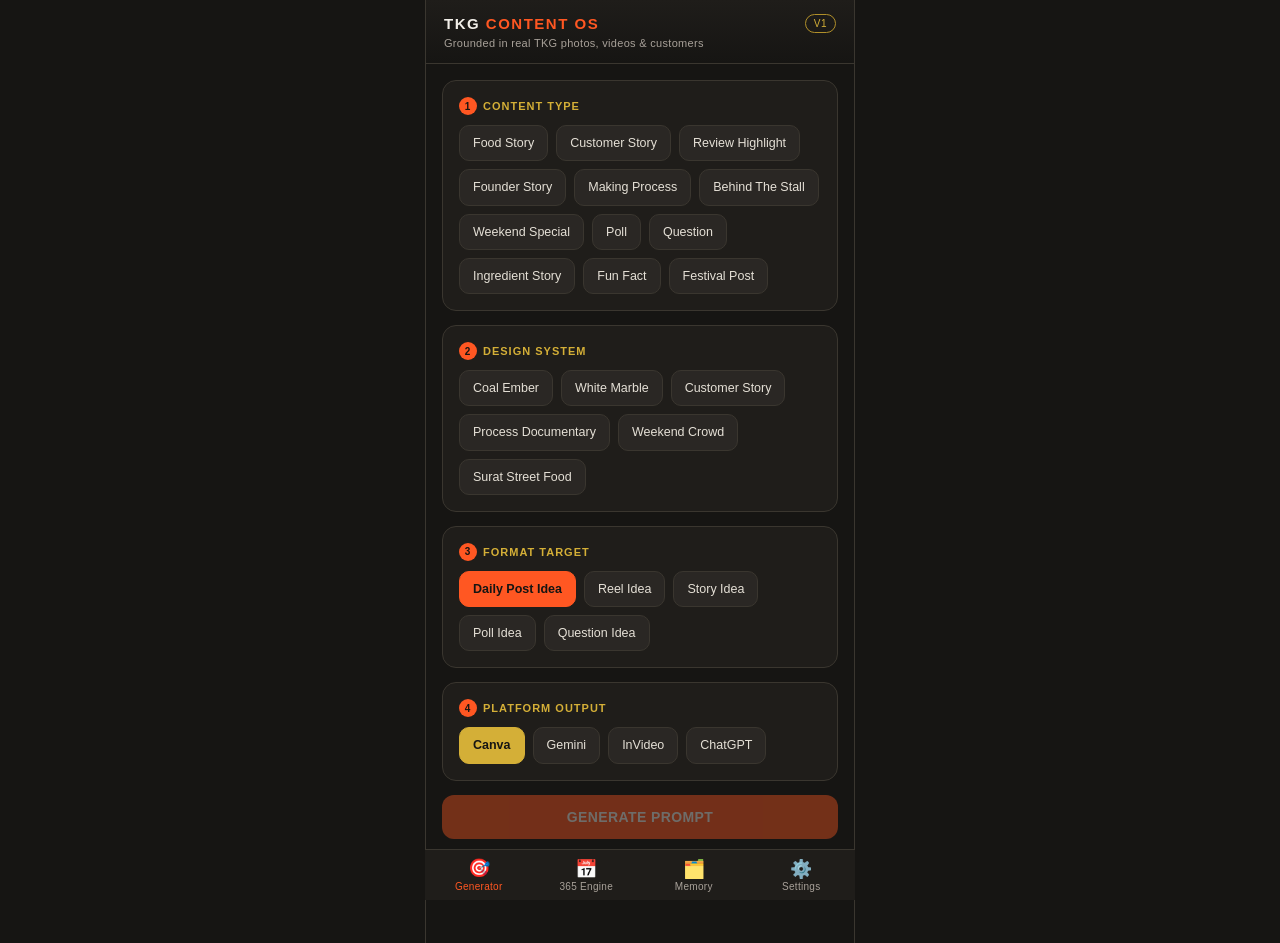
<file: index.html>
<!DOCTYPE html>
<html lang="en">
<head>
<meta charset="UTF-8">
<meta name="viewport" content="width=device-width, initial-scale=1.0, maximum-scale=1.0, viewport-fit=cover">
<title>TKG Content OS V1</title>
<meta name="theme-color" content="#161513">
<meta name="description" content="TKG Content OS — daily content prompt generator for Canva, Gemini, InVideo, ChatGPT">
<link rel="manifest" href="./manifest.json">
<link rel="apple-touch-icon" href="./icon-192.png">
<meta name="apple-mobile-web-app-capable" content="yes">
<meta name="apple-mobile-web-app-status-bar-style" content="black-translucent">
<style>
  :root{
    --marble:#F2EFE9;
    --marble-dim:#E5E0D6;
    --charcoal:#161513;
    --charcoal-2:#1F1D1A;
    --charcoal-3:#2A2724;
    --ember:#FF5722;
    --ember-dim:#C94A1F;
    --gold:#D4AF37;
    --gold-dim:#B08F2A;
    --line:#3A362F;
    --text-dim:#A8A199;
    --danger:#E0524A;
    --safe-top: env(safe-area-inset-top, 0px);
    --safe-bottom: env(safe-area-inset-bottom, 0px);
  }

  *{box-sizing:border-box; -webkit-tap-highlight-color:transparent;}
  html,body{margin:0; padding:0;}
  body{
    background:var(--charcoal);
    color:var(--marble);
    font-family:-apple-system,BlinkMacSystemFont,"Segoe UI",Roboto,Helvetica,Arial,sans-serif;
    display:flex;
    justify-content:center;
    min-height:100vh;
  }

  #app{
    width:100%;
    max-width:430px;
    min-height:100vh;
    background:var(--charcoal);
    display:flex;
    flex-direction:column;
    position:relative;
    border-left:1px solid var(--line);
    border-right:1px solid var(--line);
  }

  /* ===== HEADER ===== */
  header{
    padding:calc(14px + var(--safe-top)) 18px 14px;
    background:linear-gradient(180deg, var(--charcoal-2), var(--charcoal));
    border-bottom:1px solid var(--line);
    position:sticky;
    top:0;
    z-index:20;
  }
  header .brandrow{display:flex; align-items:center; justify-content:space-between;}
  header h1{
    font-size:15px;
    letter-spacing:1.5px;
    margin:0;
    color:var(--marble);
    font-weight:700;
    text-transform:uppercase;
  }
  header h1 span{color:var(--ember);}
  .badge{
    font-size:10px;
    color:var(--gold);
    border:1px solid var(--gold-dim);
    padding:3px 8px;
    border-radius:20px;
    letter-spacing:0.5px;
    white-space:nowrap;
  }
  header .sub{
    font-size:11px;
    color:var(--text-dim);
    margin-top:4px;
    letter-spacing:0.3px;
  }

  /* ===== MAIN SCROLL AREA ===== */
  main{
    flex:1;
    padding:16px 16px calc(90px + var(--safe-bottom));
    overflow-y:auto;
  }
  .screen{display:none;}
  .screen.active{display:block; animation:fadein .15s ease;}
  @keyframes fadein{from{opacity:0;} to{opacity:1;}}

  /* ===== CARD ===== */
  .card{
    background:var(--charcoal-2);
    border:1px solid var(--line);
    border-radius:14px;
    padding:16px;
    margin-bottom:14px;
  }
  .card-title{
    font-size:11px;
    text-transform:uppercase;
    letter-spacing:1px;
    color:var(--gold);
    margin:0 0 10px 0;
    font-weight:700;
    display:flex;
    align-items:center;
    gap:6px;
  }
  .card-title .n{
    background:var(--ember);
    color:var(--charcoal);
    width:18px; height:18px;
    border-radius:50%;
    display:inline-flex;
    align-items:center;
    justify-content:center;
    font-size:10px;
  }

  /* ===== CHIP SELECTOR GRID ===== */
  .chipgrid{
    display:flex;
    flex-wrap:wrap;
    gap:8px;
  }
  .chip{
    background:var(--charcoal-3);
    border:1px solid var(--line);
    color:var(--marble-dim);
    font-size:12.5px;
    padding:9px 13px;
    border-radius:10px;
    cursor:pointer;
    user-select:none;
    transition:all .12s ease;
    line-height:1.3;
  }
  .chip:active{transform:scale(0.96);}
  .chip.selected{
    background:var(--ember);
    border-color:var(--ember);
    color:var(--charcoal);
    font-weight:700;
  }
  .chip.selected.gold{
    background:var(--gold);
    border-color:var(--gold);
    color:var(--charcoal);
  }

  /* ===== BUTTONS ===== */
  .btn{
    width:100%;
    padding:14px;
    border-radius:12px;
    border:none;
    font-size:14px;
    font-weight:700;
    letter-spacing:0.4px;
    cursor:pointer;
    text-align:center;
    transition:transform .1s ease, opacity .1s ease;
  }
  .btn:active{transform:scale(0.98);}
  .btn-primary{background:var(--ember); color:var(--marble);}
  .btn-gold{background:var(--gold); color:var(--charcoal);}
  .btn-outline{
    background:transparent;
    border:1px solid var(--line);
    color:var(--marble-dim);
  }
  .btn-danger{background:transparent; border:1px solid var(--danger); color:var(--danger);}
  .btn-sm{padding:9px 14px; font-size:12px; width:auto; border-radius:9px;}
  .btn-row{display:flex; gap:8px;}
  .btn-row .btn{flex:1;}
  .btn:disabled{opacity:0.4;}

  /* ===== OUTPUT BLOCK ===== */
  .output-box{
    background:var(--charcoal);
    border:1px solid var(--gold-dim);
    border-radius:12px;
    padding:14px;
    font-size:12.5px;
    line-height:1.6;
    color:var(--marble-dim);
    white-space:pre-wrap;
    max-height:340px;
    overflow-y:auto;
    margin-bottom:10px;
  }
  .output-box .locktext{
    color:var(--ember);
    font-weight:600;
    display:block;
    margin-bottom:10px;
    border-bottom:1px dashed var(--line);
    padding-bottom:10px;
  }
  .meta-row{
    display:flex;
    flex-wrap:wrap;
    gap:6px;
    margin-bottom:10px;
  }
  .tag{
    font-size:10px;
    background:var(--charcoal-3);
    color:var(--text-dim);
    padding:4px 9px;
    border-radius:6px;
    border:1px solid var(--line);
  }
  .tag.ember{color:var(--ember); border-color:var(--ember-dim);}
  .tag.gold{color:var(--gold); border-color:var(--gold-dim);}

  .hashtag-row{
    display:flex;
    flex-wrap:wrap;
    gap:6px;
    margin-bottom:12px;
  }
  .hashtag{
    font-size:11px;
    background:rgba(212,175,55,0.1);
    color:var(--gold);
    padding:5px 10px;
    border-radius:14px;
    border:1px solid var(--gold-dim);
  }

  .empty-state{
    text-align:center;
    color:var(--text-dim);
    font-size:12.5px;
    padding:30px 10px;
  }

  /* ===== TOAST ===== */
  #toast{
    position:fixed;
    bottom:calc(86px + var(--safe-bottom));
    left:50%;
    transform:translateX(-50%) translateY(20px);
    background:var(--gold);
    color:var(--charcoal);
    font-size:12.5px;
    font-weight:700;
    padding:10px 18px;
    border-radius:30px;
    opacity:0;
    transition:all .25s ease;
    z-index:100;
    pointer-events:none;
    white-space:nowrap;
    max-width:90%;
  }
  #toast.show{opacity:1; transform:translateX(-50%) translateY(0);}

  /* ===== BOTTOM NAV ===== */
  nav.tabbar{
    position:fixed;
    bottom:0;
    left:50%;
    transform:translateX(-50%);
    width:100%;
    max-width:430px;
    background:var(--charcoal-2);
    border-top:1px solid var(--line);
    display:flex;
    padding-bottom:var(--safe-bottom);
    z-index:30;
  }
  .tab-btn{
    flex:1;
    background:none;
    border:none;
    color:var(--text-dim);
    display:flex;
    flex-direction:column;
    align-items:center;
    gap:3px;
    padding:10px 0 8px;
    cursor:pointer;
    font-size:10px;
    letter-spacing:0.3px;
  }
  .tab-btn .ic{font-size:18px; line-height:1;}
  .tab-btn.active{color:var(--ember);}
  .tab-btn.active .ic{transform:translateY(-1px);}

  /* ===== DAY ENGINE ===== */
  .day-hero{
    text-align:center;
    padding:18px 10px;
  }
  .day-hero .num{
    font-size:42px;
    font-weight:800;
    color:var(--gold);
    line-height:1;
  }
  .day-hero .of{font-size:12px; color:var(--text-dim); margin-top:4px;}
  .day-progress{
    height:6px;
    background:var(--charcoal-3);
    border-radius:4px;
    overflow:hidden;
    margin-top:14px;
  }
  .day-progress-fill{
    height:100%;
    background:linear-gradient(90deg, var(--ember), var(--gold));
    transition:width .3s ease;
  }
  .day-assign{
    display:flex;
    justify-content:space-between;
    padding:10px 0;
    border-bottom:1px solid var(--line);
    font-size:12.5px;
  }
  .day-assign:last-child{border-bottom:none;}
  .day-assign .lbl{color:var(--text-dim);}
  .day-assign .val{color:var(--marble); font-weight:600;}

  .set-output{
    border-bottom:1px solid var(--line);
    padding:12px 0;
  }
  .set-output:last-child{border-bottom:none;}
  .set-output .fmt-label{
    font-size:10px;
    text-transform:uppercase;
    letter-spacing:0.6px;
    color:var(--ember);
    font-weight:700;
    margin-bottom:6px;
  }
  .set-output .txt{
    font-size:12px;
    color:var(--marble-dim);
    line-height:1.5;
    white-space:pre-wrap;
  }
  .copy-mini{
    float:right;
    background:var(--charcoal-3);
    border:1px solid var(--line);
    color:var(--gold);
    font-size:10px;
    padding:3px 9px;
    border-radius:6px;
    cursor:pointer;
  }

  /* ===== HISTORY LIST ===== */
  .history-item{
    background:var(--charcoal-2);
    border:1px solid var(--line);
    border-radius:12px;
    padding:13px;
    margin-bottom:10px;
  }
  .history-item .hi-top{
    display:flex;
    justify-content:space-between;
    align-items:flex-start;
    margin-bottom:6px;
  }
  .history-item .hi-type{
    font-size:12.5px;
    font-weight:700;
    color:var(--marble);
  }
  .history-item .hi-date{
    font-size:10px;
    color:var(--text-dim);
    white-space:nowrap;
  }
  .history-item .hi-preview{
    font-size:11.5px;
    color:var(--text-dim);
    line-height:1.45;
    max-height:0;
    overflow:hidden;
    transition:max-height .2s ease;
  }
  .history-item.expanded .hi-preview{max-height:400px; margin-top:8px;}
  .history-item .hi-actions{
    display:flex;
    gap:8px;
    margin-top:10px;
  }

  .stat-grid{
    display:grid;
    grid-template-columns:1fr 1fr;
    gap:8px;
  }
  .stat-box{
    background:var(--charcoal-3);
    border:1px solid var(--line);
    border-radius:10px;
    padding:10px 12px;
  }
  .stat-box .stat-label{font-size:10.5px; color:var(--text-dim);}
  .stat-box .stat-num{font-size:16px; font-weight:800; color:var(--gold); margin-top:2px;}

  textarea.import-area{
    width:100%;
    background:var(--charcoal-3);
    border:1px solid var(--line);
    border-radius:10px;
    color:var(--marble-dim);
    font-size:11px;
    padding:10px;
    min-height:90px;
    resize:vertical;
    font-family:monospace;
    margin-bottom:10px;
  }

  .info-line{
    font-size:11.5px;
    color:var(--text-dim);
    line-height:1.6;
    margin:0 0 10px 0;
  }
  .info-line b{color:var(--marble-dim);}

  .section-label{
    font-size:10px;
    text-transform:uppercase;
    letter-spacing:0.8px;
    color:var(--text-dim);
    margin:0 0 8px 2px;
  }

  hr.divider{
    border:none;
    border-top:1px solid var(--line);
    margin:14px 0;
  }

  ::-webkit-scrollbar{width:0; height:0;}
</style>
</head>
<body>

<div id="app">

  <header>
    <div class="brandrow">
      <h1>TKG <span>CONTENT OS</span></h1>
      <span class="badge">V1</span>
    </div>
    <div class="sub" id="headerSub">Grounded in real TKG photos, videos &amp; customers</div>
  </header>

  <main id="mainScroll">

    <!-- ===================== SCREEN 1: GENERATOR ===================== -->
    <section class="screen active" id="screen-generator">

      <div class="card">
        <p class="card-title"><span class="n">1</span> CONTENT TYPE</p>
        <div class="chipgrid" id="contentTypeGrid"></div>
      </div>

      <div class="card">
        <p class="card-title"><span class="n">2</span> DESIGN SYSTEM</p>
        <div class="chipgrid" id="designSystemGrid"></div>
      </div>

      <div class="card">
        <p class="card-title"><span class="n">3</span> FORMAT TARGET</p>
        <div class="chipgrid" id="formatGrid"></div>
      </div>

      <div class="card">
        <p class="card-title"><span class="n">4</span> PLATFORM OUTPUT</p>
        <div class="chipgrid" id="platformGrid"></div>
      </div>

      <button class="btn btn-primary" id="generateBtn" style="margin-bottom:14px;">GENERATE PROMPT</button>

      <div class="card" id="outputCard" style="display:none;">
        <p class="card-title">✦ GENERATED PROMPT</p>
        <div class="meta-row" id="outputMeta"></div>
        <div class="output-box" id="outputBox"></div>
        <div class="hashtag-row" id="outputHashtags"></div>
        <div class="btn-row">
          <button class="btn btn-gold btn-sm" id="copyBtn" style="flex:1;">COPY PROMPT</button>
          <button class="btn btn-outline btn-sm" id="regenBtn" style="flex:1;">REGENERATE</button>
        </div>
      </div>

    </section>

    <!-- ===================== SCREEN 2: 365 ENGINE ===================== -->
    <section class="screen" id="screen-engine">

      <div class="card">
        <div class="day-hero">
          <div class="num" id="dayNum">1</div>
          <div class="of">OF 365 — TKG CONTENT CYCLE</div>
          <div class="day-progress"><div class="day-progress-fill" id="dayProgressFill"></div></div>
        </div>
      </div>

      <div class="card">
        <p class="card-title">✦ TODAY'S ASSIGNMENT</p>
        <div class="day-assign"><span class="lbl">Content Type</span><span class="val" id="todayContentType">—</span></div>
        <div class="day-assign"><span class="lbl">Design System</span><span class="val" id="todayDesignSystem">—</span></div>
        <div class="day-assign"><span class="lbl">Platform Rotation</span><span class="val" id="todayPlatform">—</span></div>
      </div>

      <button class="btn btn-primary" id="generateTodaySetBtn" style="margin-bottom:10px;">GENERATE TODAY'S FULL SET</button>
      <button class="btn btn-outline" id="advanceDayBtn" style="margin-bottom:14px;">ADVANCE TO NEXT DAY →</button>

      <div class="card" id="todaySetCard" style="display:none;">
        <p class="card-title">✦ TODAY'S CONTENT SET</p>
        <div id="todaySetOutput"></div>
      </div>

    </section>

    <!-- ===================== SCREEN 3: MEMORY / HISTORY ===================== -->
    <section class="screen" id="screen-history">

      <div class="card">
        <p class="card-title">✦ ROTATION BALANCE</p>
        <div class="stat-grid" id="statGrid"></div>
      </div>

      <p class="section-label" id="historyCountLabel">SAVED PROMPTS</p>
      <div id="historyList"></div>

    </section>

    <!-- ===================== SCREEN 4: SETTINGS / DATA ===================== -->
    <section class="screen" id="screen-settings">

      <div class="card">
        <p class="card-title">✦ MANDATORY REFERENCE RULE</p>
        <p class="info-line">This text is force-injected into <b>every single generated prompt</b>, on every platform, with no exceptions and no toggle to disable it:</p>
        <div class="output-box" style="margin-bottom:0; max-height:160px;" id="lockRuleDisplay"></div>
      </div>

      <div class="card">
        <p class="card-title">✦ EXPORT DATA</p>
        <p class="info-line">Exports all saved prompts, history memory, and day counter as a single JSON file.</p>
        <button class="btn btn-gold" id="exportBtn">EXPORT JSON</button>
      </div>

      <div class="card">
        <p class="card-title">✦ IMPORT DATA</p>
        <p class="info-line">Paste previously exported JSON below to restore it. This will merge with current data.</p>
        <textarea class="import-area" id="importArea" placeholder="Paste exported JSON here..."></textarea>
        <button class="btn btn-outline" id="importBtn">IMPORT JSON</button>
      </div>

      <div class="card">
        <p class="card-title">✦ DAY COUNTER</p>
        <p class="info-line">Current day: <b id="settingsDayNum">1</b> / 365</p>
        <button class="btn btn-outline" id="resetDayBtn">RESET DAY COUNTER TO 1</button>
      </div>

      <div class="card">
        <p class="card-title">✦ DANGER ZONE</p>
        <p class="info-line">Permanently deletes all prompts, history, and settings stored in this browser. Cannot be undone.</p>
        <button class="btn btn-danger" id="clearAllBtn">CLEAR ALL DATA</button>
      </div>

      <div class="card" style="background:transparent; border:none; text-align:center;">
        <p class="info-line" style="margin:0;">TKG Content OS V1 — standalone system<br>Not connected to Customer OS or any other system.</p>
      </div>

    </section>

  </main>

  <div id="toast"></div>

  <nav class="tabbar">
    <button class="tab-btn active" data-screen="generator"><span class="ic">🎯</span>Generator</button>
    <button class="tab-btn" data-screen="engine"><span class="ic">📅</span>365 Engine</button>
    <button class="tab-btn" data-screen="history"><span class="ic">🗂️</span>Memory</button>
    <button class="tab-btn" data-screen="settings"><span class="ic">⚙️</span>Settings</button>
  </nav>

</div>

<script>
(function(){
  "use strict";

  /* =========================================================
     TKG CONTENT OS V1 — STANDALONE SYSTEM
     Not connected to Customer OS or any other system.
     No backend. No database. localStorage only.
     No AI-generated randomness — content is assembled from
     fixed, real-world-grounded categories only.
  ========================================================= */

  // ---------- NAMESPACED STORAGE KEYS ----------
  const KEYS = {
    PROMPTS:   "tkg_os_v1_prompts",
    HISTORY:   "tkg_os_v1_history",
    SETTINGS:  "tkg_os_v1_settings",
    DAY:       "tkg_os_v1_daycounter"
  };

  // ---------- MANDATORY REFERENCE RULE (immutable, always prepended) ----------
  const MANDATORY_RULE =
"Use uploaded TKG reference images and videos as the primary visual source.\n" +
"Do not invent food appearance, stall design, packaging, logo, colours, location, uniforms, customers or branding.\n" +
"Match the real TKG identity.";

  // ---------- FIXED REGISTRIES (no randomness in content meaning, only selection order) ----------

  const CONTENT_TYPES = [
    {
      key:"Food Story",
      desc:"A short narrative built around one real TKG dish — its taste, texture, and the moment it's served.",
      hashtags:["#TKGFoodStory","#SuratStreetFood","#RealFood"],
      brief:"Center the story on one specific real dish from uploaded TKG photos/videos. Show it being plated, served, or eaten. Use real textures and real steam/heat/colour exactly as captured on camera — nothing invented."
    },
    {
      key:"Customer Story",
      desc:"A real customer's reaction, quote, or visit moment.",
      hashtags:["#RealCustomers","#TKGStories","#CustomerLove"],
      brief:"Use a real customer interaction from uploaded footage or a real review. Show their genuine reaction (laughing, ordering, eating, talking). No invented customers or invented dialogue beyond what was actually said or written in a real review."
    },
    {
      key:"Review Highlight",
      desc:"Spotlight an authentic written or verbal review of TKG.",
      hashtags:["#TKGReviews","#RealFeedback","#SuratEats"],
      brief:"Pull from an actual existing TKG review (text or video). Present the real quote/rating as the centerpiece. Do not fabricate review content — only real, already-collected reviews."
    },
    {
      key:"Founder Story",
      desc:"A personal narrative beat from the TKG founder's journey.",
      hashtags:["#FounderStory","#TKGJourney","#BehindTheBrand"],
      brief:"Use real footage/photos of the actual founder. Tell one real, specific moment from the TKG journey — not a generic motivational story, but something rooted in TKG's real history."
    },
    {
      key:"Making Process",
      desc:"Step-by-step real preparation of a TKG item.",
      hashtags:["#MakingProcess","#TKGKitchen","#FreshlyMade"],
      brief:"Sequence real preparation footage step by step (chopping, mixing, grilling, plating) exactly as captured. Order the real footage clips chronologically — do not invent steps not present in the source material."
    },
    {
      key:"Behind The Stall",
      desc:"A glimpse into daily stall operations and team.",
      hashtags:["#BehindTheStall","#TKGTeam","#StallLife"],
      brief:"Use real footage of the actual stall, real staff, real setup/closing routines. Show authentic day-to-day operations — no staged or invented stall design."
    },
    {
      key:"Weekend Special",
      desc:"Highlight the real weekend rush/crowd/special item.",
      hashtags:["#WeekendSpecial","#TKGWeekend","#CrowdFavourite"],
      brief:"Use real weekend footage — actual crowd size, actual queue, actual weekend-only item if one exists. Reflect real weekend energy, not a generic 'busy stall' stock feel."
    },
    {
      key:"Poll",
      desc:"A two-option real-choice poll about TKG items/experience.",
      hashtags:["#TKGPoll","#YouDecide","#SuratFoodie"],
      brief:"Frame a simple two-option poll using two real TKG menu items or two real serving styles shown in uploaded media. Both options must be real, existing TKG offerings."
    },
    {
      key:"Question",
      desc:"An open engagement question rooted in real TKG context.",
      hashtags:["#TKGQuestion","#TellUs","#SuratStreetFood"],
      brief:"Ask one open question tied to a real TKG visual (e.g. a real dish shown on screen). The question should invite real customer memories/preferences, not abstract trivia."
    },
    {
      key:"Ingredient Story",
      desc:"Spotlight one real ingredient TKG actually uses.",
      hashtags:["#IngredientStory","#RealIngredients","#TKGKitchen"],
      brief:"Feature one real ingredient as shown in uploaded raw-ingredient footage/photos. Describe its real role in the real TKG recipe — no invented sourcing stories or invented ingredient origins."
    },
    {
      key:"Fun Fact",
      desc:"A true, small fact about TKG or the dish, paired with real visuals.",
      hashtags:["#FunFact","#TKGTrivia","#DidYouKnow"],
      brief:"State one true, verifiable fact about TKG, the dish, or Surat street food culture, paired with real existing footage. The fact must be true and TKG-confirmed — never invented trivia."
    },
    {
      key:"Festival Post",
      desc:"A festival-themed post using real TKG decor/specials if they exist.",
      hashtags:["#FestivalSpecial","#TKGFestive","#SuratFestival"],
      brief:"If TKG has real festival decor, festival-special items, or festival footage, use it. Tie the real festive context (the actual festival being marked) to real TKG visuals only — do not invent decorations or festive items that don't exist at the stall."
    }
  ];

  const DESIGN_SYSTEMS = [
    { key:"Coal Ember", desc:"Dark charcoal background, ember-orange highlight accents, high contrast on food shots." },
    { key:"White Marble", desc:"Clean bright marble-white background, minimal text, premium product-shot feel." },
    { key:"Customer Story", desc:"Warm, candid, documentary framing centered on real people's faces and reactions." },
    { key:"Process Documentary", desc:"Sequential step shots, raw kitchen tones, handheld documentary pacing." },
    { key:"Weekend Crowd", desc:"Wide shots, motion blur of real crowd, energetic colour grade matching actual footage." },
    { key:"Surat Street Food", desc:"Street-level framing, golden hour tones, authentic local-market atmosphere." }
  ];

  const FORMAT_TARGETS = ["Daily Post Idea","Reel Idea","Story Idea","Poll Idea","Question Idea"];

  const PLATFORMS = ["Canva","Gemini","InVideo","ChatGPT"];

  // ---------- STATE ----------
  let state = {
    contentType: null,
    designSystem: null,
    formatTarget: FORMAT_TARGETS[0],
    platform: PLATFORMS[0],
    lastOutput: null
  };

  // ---------- STORAGE HELPERS ----------
  function loadJSON(key, fallback){
    try{
      const raw = localStorage.getItem(key);
      if(!raw) return fallback;
      const parsed = JSON.parse(raw);
      return parsed === null || parsed === undefined ? fallback : parsed;
    }catch(e){
      console.error("TKG OS storage read error for", key, e);
      return fallback;
    }
  }
  function saveJSON(key, val){
    try{
      localStorage.setItem(key, JSON.stringify(val));
      return true;
    }catch(e){
      console.error("TKG OS storage write error for", key, e);
      toast("Storage error — data may not be saved");
      return false;
    }
  }

  function getPrompts(){ return loadJSON(KEYS.PROMPTS, []); }
  function setPrompts(arr){ saveJSON(KEYS.PROMPTS, arr); }

  function getHistory(){
    return loadJSON(KEYS.HISTORY, {
      lastContentTypes: [],
      lastDesignSystems: [],
      lastHashtagSets: [],
      contentTypeCounts: {},
      designSystemCounts: {}
    });
  }
  function setHistory(h){ saveJSON(KEYS.HISTORY, h); }

  function getSettings(){
    return loadJSON(KEYS.SETTINGS, { lastPlatform:"Canva", lastFormatTarget:"Daily Post Idea", theme:"dark" });
  }
  function setSettings(s){ saveJSON(KEYS.SETTINGS, s); }

  function getDayCounter(){
    return loadJSON(KEYS.DAY, { currentDay: 1, startDate: new Date().toISOString().slice(0,10) });
  }
  function setDayCounter(d){ saveJSON(KEYS.DAY, d); }

  // ---------- ANTI-REPETITION ENGINE ----------
  // Picks the LEAST recently used + least frequently used item from a fixed list.
  function pickLeastUsed(list, recentArr, countMap, keyFn){
    keyFn = keyFn || (x => x.key || x);
    // Score: items not in recentArr score better; among those, lowest count wins.
    let best = null, bestScore = Infinity;
    list.forEach(item=>{
      const k = keyFn(item);
      const recentIndex = recentArr.indexOf(k); // -1 if not recent
      const recencyPenalty = recentIndex === -1 ? 0 : (recentArr.length - recentIndex) * 10;
      const freqPenalty = countMap[k] || 0;
      const score = recencyPenalty + freqPenalty;
      if(score < bestScore){
        bestScore = score;
        best = item;
      }
    });
    return best;
  }

  function recordUsage(contentTypeKey, designSystemKey, hashtags){
    const h = getHistory();
    h.lastContentTypes.unshift(contentTypeKey);
    h.lastContentTypes = h.lastContentTypes.slice(0,10);
    h.lastDesignSystems.unshift(designSystemKey);
    h.lastDesignSystems = h.lastDesignSystems.slice(0,10);
    h.lastHashtagSets.unshift(hashtags);
    h.lastHashtagSets = h.lastHashtagSets.slice(0,10);
    h.contentTypeCounts[contentTypeKey] = (h.contentTypeCounts[contentTypeKey]||0) + 1;
    h.designSystemCounts[designSystemKey] = (h.designSystemCounts[designSystemKey]||0) + 1;
    setHistory(h);
  }

  // ---------- PROMPT ASSEMBLY ----------
  function buildBasePrompt(contentTypeObj, designSystemObj, formatTarget){
    return (
      "CONTENT TYPE: " + contentTypeObj.key + "\n" +
      "FORMAT TARGET: " + formatTarget + "\n" +
      "DESIGN SYSTEM: " + designSystemObj.key + " — " + designSystemObj.desc + "\n\n" +
      "CREATIVE BRIEF:\n" + contentTypeObj.brief + "\n\n" +
      "TKG BRAND COLOURS TO RESPECT IN ANY GRAPHIC OVERLAY: White Marble, Charcoal Black, Coal Ember Orange, Warm Gold."
    );
  }

  function formatForPlatform(platform, basePrompt){
    switch(platform){
      case "Canva":
        return MANDATORY_RULE + "\n\n" + basePrompt +
          "\n\nCANVA INSTRUCTIONS:\nCreate a design using the real uploaded TKG image/video as the background or focal asset. Apply TKG brand colours (White Marble, Charcoal Black, Coal Ember Orange, Warm Gold) only to text, overlays and shapes — never recolour the real food or real people in the source media.";
      case "Gemini":
        return MANDATORY_RULE + "\n\n" + basePrompt +
          "\n\nGEMINI INSTRUCTIONS:\nAnalyse the uploaded TKG reference image/video first. Base all suggested captions, edits, or descriptions strictly on what is visually present in that real upload. Flag anything you are unsure about instead of guessing.";
      case "InVideo":
        return MANDATORY_RULE + "\n\n" + basePrompt +
          "\n\nINVIDEO INSTRUCTIONS:\nEdit using only the uploaded real TKG video clips as source footage. Sequence cuts to match the Creative Brief above. Do not insert stock footage, stock food shots, or stock people in place of real TKG footage.";
      case "ChatGPT":
        return MANDATORY_RULE + "\n\n" + basePrompt +
          "\n\nCHATGPT INSTRUCTIONS:\nWrite the caption/script for this post using only real, confirmed TKG details (real dish names, real customer quotes if provided, real stall facts). If a detail is not provided to you, leave a placeholder like [INSERT REAL DETAIL] instead of inventing one.";
      default:
        return MANDATORY_RULE + "\n\n" + basePrompt;
    }
  }

  function generatePrompt(opts){
    // opts: { contentTypeKey, designSystemKey, formatTarget, platform, forDay (optional) }
    const ctObj = CONTENT_TYPES.find(c=>c.key===opts.contentTypeKey);
    const dsObj = DESIGN_SYSTEMS.find(d=>d.key===opts.designSystemKey);
    if(!ctObj || !dsObj) return null;

    const basePrompt = buildBasePrompt(ctObj, dsObj, opts.formatTarget);
    const fullPrompt = formatForPlatform(opts.platform, basePrompt);

    const record = {
      id: "tkg_" + Date.now() + "_" + Math.random().toString(36).slice(2,6),
      createdAt: new Date().toISOString(),
      dayIndex: opts.forDay || null,
      contentType: ctObj.key,
      designSystem: dsObj.key,
      platform: opts.platform,
      formatTarget: opts.formatTarget,
      hashtags: ctObj.hashtags.slice(),
      basePrompt: basePrompt,
      fullPrompt: fullPrompt,
      used: true
    };

    const prompts = getPrompts();
    prompts.unshift(record);
    setPrompts(prompts);
    recordUsage(ctObj.key, dsObj.key, ctObj.hashtags);

    return record;
  }

  // ---------- TOAST ----------
  let toastTimer = null;
  function toast(msg){
    const el = document.getElementById("toast");
    el.textContent = msg;
    el.classList.add("show");
    clearTimeout(toastTimer);
    toastTimer = setTimeout(()=>{ el.classList.remove("show"); }, 1700);
  }

  // ---------- CLIPBOARD ----------
  function copyText(text){
    if(navigator.clipboard && navigator.clipboard.writeText){
      navigator.clipboard.writeText(text).then(()=>toast("Copied to clipboard")).catch(()=>fallbackCopy(text));
    } else {
      fallbackCopy(text);
    }
  }
  function fallbackCopy(text){
    try{
      const ta = document.createElement("textarea");
      ta.value = text;
      ta.style.position="fixed"; ta.style.opacity="0";
      document.body.appendChild(ta);
      ta.select();
      document.execCommand("copy");
      document.body.removeChild(ta);
      toast("Copied to clipboard");
    }catch(e){
      toast("Copy failed — select manually");
    }
  }

  // ============================================================
  // UI RENDERING — SCREEN 1: GENERATOR
  // ============================================================

  function renderChipGrid(containerId, items, selectedKey, onSelect, goldStyle){
    const container = document.getElementById(containerId);
    container.innerHTML = "";
    items.forEach(item=>{
      const key = item.key || item;
      const chip = document.createElement("div");
      chip.className = "chip" + (key===selectedKey ? " selected" + (goldStyle?" gold":"") : "");
      chip.textContent = key;
      chip.addEventListener("click", ()=> onSelect(key));
      container.appendChild(chip);
    });
  }

  function renderGeneratorScreen(){
    renderChipGrid("contentTypeGrid", CONTENT_TYPES, state.contentType, (key)=>{
      state.contentType = key;
      renderGeneratorScreen();
    });
    renderChipGrid("designSystemGrid", DESIGN_SYSTEMS, state.designSystem, (key)=>{
      state.designSystem = key;
      renderGeneratorScreen();
    });
    renderChipGrid("formatGrid", FORMAT_TARGETS, state.formatTarget, (key)=>{
      state.formatTarget = key;
      renderGeneratorScreen();
    });
    renderChipGrid("platformGrid", PLATFORMS, state.platform, (key)=>{
      state.platform = key;
      const s = getSettings(); s.lastPlatform = key; setSettings(s);
      renderGeneratorScreen();
    }, true);

    const genBtn = document.getElementById("generateBtn");
    genBtn.disabled = !(state.contentType && state.designSystem && state.platform);
  }

  function renderOutput(record){
    const card = document.getElementById("outputCard");
    if(!record){ card.style.display="none"; return; }
    card.style.display="block";

    document.getElementById("outputMeta").innerHTML = "";
    const meta = [
      {label:record.contentType, cls:"ember"},
      {label:record.designSystem, cls:"gold"},
      {label:record.formatTarget, cls:""},
      {label:record.platform, cls:"gold"}
    ];
    const metaRow = document.getElementById("outputMeta");
    meta.forEach(m=>{
      const t = document.createElement("span");
      t.className = "tag" + (m.cls?" "+m.cls:"");
      t.textContent = m.label;
      metaRow.appendChild(t);
    });

    const box = document.getElementById("outputBox");
    box.innerHTML = "";
    const lockSpan = document.createElement("span");
    lockSpan.className = "locktext";
    lockSpan.textContent = MANDATORY_RULE;
    box.appendChild(lockSpan);
    const rest = document.createElement("span");
    rest.textContent = record.fullPrompt.replace(MANDATORY_RULE + "\n\n", "");
    box.appendChild(rest);

    const hashRow = document.getElementById("outputHashtags");
    hashRow.innerHTML = "";
    record.hashtags.forEach(h=>{
      const tag = document.createElement("span");
      tag.className = "hashtag";
      tag.textContent = h;
      hashRow.appendChild(tag);
    });
  }

  document.getElementById("generateBtn").addEventListener("click", ()=>{
    if(!state.contentType || !state.designSystem || !state.platform){
      toast("Select content type, design system & platform");
      return;
    }
    const record = generatePrompt({
      contentTypeKey: state.contentType,
      designSystemKey: state.designSystem,
      formatTarget: state.formatTarget,
      platform: state.platform
    });
    state.lastOutput = record;
    renderOutput(record);
    renderHistoryScreen();
    toast("Prompt generated");
  });

  document.getElementById("regenBtn").addEventListener("click", ()=>{
    document.getElementById("generateBtn").click();
  });

  document.getElementById("copyBtn").addEventListener("click", ()=>{
    if(state.lastOutput) copyText(state.lastOutput.fullPrompt);
  });

  // ============================================================
  // SCREEN 2: 365 ENGINE
  // ============================================================

  function getTodayAssignment(dayNum){
    // Deterministic rotation: content type cycles through all 12,
    // design system cycles through all 6, platform cycles through all 4.
    // This guarantees balanced coverage across the 365-day cycle —
    // no randomness, pure fixed rotation based on day index.
    const ctIndex = (dayNum - 1) % CONTENT_TYPES.length;
    const dsIndex = (dayNum - 1) % DESIGN_SYSTEMS.length;
    const plIndex = (dayNum - 1) % PLATFORMS.length;
    return {
      contentType: CONTENT_TYPES[ctIndex].key,
      designSystem: DESIGN_SYSTEMS[dsIndex].key,
      platform: PLATFORMS[plIndex]
    };
  }

  function renderEngineScreen(){
    const day = getDayCounter();
    document.getElementById("dayNum").textContent = day.currentDay;
    document.getElementById("dayProgressFill").style.width = ((day.currentDay/365)*100).toFixed(1) + "%";

    const assign = getTodayAssignment(day.currentDay);
    document.getElementById("todayContentType").textContent = assign.contentType;
    document.getElementById("todayDesignSystem").textContent = assign.designSystem;
    document.getElementById("todayPlatform").textContent = assign.platform;

    document.getElementById("settingsDayNum").textContent = day.currentDay;
  }

  document.getElementById("generateTodaySetBtn").addEventListener("click", ()=>{
    const day = getDayCounter();
    const assign = getTodayAssignment(day.currentDay);
    const setCard = document.getElementById("todaySetCard");
    const out = document.getElementById("todaySetOutput");
    out.innerHTML = "";

    FORMAT_TARGETS.forEach(fmt=>{
      const record = generatePrompt({
        contentTypeKey: assign.contentType,
        designSystemKey: assign.designSystem,
        formatTarget: fmt,
        platform: assign.platform,
        forDay: day.currentDay
      });
      const block = document.createElement("div");
      block.className = "set-output";
      const label = document.createElement("div");
      label.className = "fmt-label";
      label.textContent = fmt;
      const copyBtn = document.createElement("button");
      copyBtn.className = "copy-mini";
      copyBtn.textContent = "COPY";
      copyBtn.addEventListener("click", (e)=>{ e.stopPropagation(); copyText(record.fullPrompt); });
      label.appendChild(copyBtn);
      const txt = document.createElement("div");
      txt.className = "txt";
      txt.textContent = record.fullPrompt;
      block.appendChild(label);
      block.appendChild(txt);
      out.appendChild(block);
    });

    setCard.style.display = "block";
    renderHistoryScreen();
    toast("Today's full set generated (5 prompts)");
  });

  document.getElementById("advanceDayBtn").addEventListener("click", ()=>{
    const day = getDayCounter();
    day.currentDay = day.currentDay >= 365 ? 1 : day.currentDay + 1;
    setDayCounter(day);
    document.getElementById("todaySetCard").style.display = "none";
    renderEngineScreen();
    toast("Advanced to Day " + day.currentDay);
  });

  // ============================================================
  // SCREEN 3: MEMORY / HISTORY
  // ============================================================

  function renderHistoryScreen(){
    const prompts = getPrompts();
    const h = getHistory();

    // stat grid
    const statGrid = document.getElementById("statGrid");
    statGrid.innerHTML = "";
    const totalPrompts = prompts.length;
    const uniqueTypesUsed = Object.keys(h.contentTypeCounts).length;
    const mostUsed = Object.entries(h.contentTypeCounts).sort((a,b)=>b[1]-a[1])[0];
    const stats = [
      {label:"Total Prompts", val: totalPrompts},
      {label:"Content Types Used", val: uniqueTypesUsed + " / 12"},
      {label:"Most Used Type", val: mostUsed ? mostUsed[0] : "—"},
      {label:"Last Generated", val: prompts[0] ? timeAgo(prompts[0].createdAt) : "—"}
    ];
    stats.forEach(s=>{
      const box = document.createElement("div");
      box.className = "stat-box";
      box.innerHTML = '<div class="stat-label">'+escapeHTML(s.label)+'</div><div class="stat-num" style="font-size:13px;">'+escapeHTML(String(s.val))+'</div>';
      statGrid.appendChild(box);
    });

    document.getElementById("historyCountLabel").textContent = "SAVED PROMPTS (" + totalPrompts + ")";

    const list = document.getElementById("historyList");
    list.innerHTML = "";
    if(prompts.length === 0){
      list.innerHTML = '<div class="empty-state">No prompts generated yet.<br>Go to Generator or 365 Engine to create your first one.</div>';
      return;
    }

    prompts.slice(0,200).forEach(record=>{
      const item = document.createElement("div");
      item.className = "history-item";

      const top = document.createElement("div");
      top.className = "hi-top";
      const type = document.createElement("div");
      type.className = "hi-type";
      type.textContent = record.contentType + (record.dayIndex ? (" · Day " + record.dayIndex) : "");
      const date = document.createElement("div");
      date.className = "hi-date";
      date.textContent = timeAgo(record.createdAt);
      top.appendChild(type);
      top.appendChild(date);

      const subline = document.createElement("div");
      subline.className = "hi-date";
      subline.style.marginBottom = "2px";
      subline.textContent = record.designSystem + " · " + record.formatTarget + " · " + record.platform;

      const preview = document.createElement("div");
      preview.className = "hi-preview";
      preview.textContent = record.fullPrompt;

      const actions = document.createElement("div");
      actions.className = "hi-actions";
      const copyBtn = document.createElement("button");
      copyBtn.className = "btn btn-outline btn-sm";
      copyBtn.textContent = "Copy";
      copyBtn.addEventListener("click", (e)=>{ e.stopPropagation(); copyText(record.fullPrompt); });
      const delBtn = document.createElement("button");
      delBtn.className = "btn btn-danger btn-sm";
      delBtn.textContent = "Delete";
      delBtn.addEventListener("click", (e)=>{
        e.stopPropagation();
        deletePrompt(record.id);
      });
      actions.appendChild(copyBtn);
      actions.appendChild(delBtn);

      item.appendChild(top);
      item.appendChild(subline);
      item.appendChild(preview);
      item.appendChild(actions);

      item.addEventListener("click", ()=> item.classList.toggle("expanded"));

      list.appendChild(item);
    });
  }

  function deletePrompt(id){
    let prompts = getPrompts();
    prompts = prompts.filter(p=>p.id!==id);
    setPrompts(prompts);
    renderHistoryScreen();
    toast("Prompt deleted");
  }

  function timeAgo(iso){
    const diff = Date.now() - new Date(iso).getTime();
    const mins = Math.floor(diff/60000);
    if(mins < 1) return "just now";
    if(mins < 60) return mins + "m ago";
    const hrs = Math.floor(mins/60);
    if(hrs < 24) return hrs + "h ago";
    const days = Math.floor(hrs/24);
    return days + "d ago";
  }

  function escapeHTML(str){
    return String(str).replace(/[&<>"']/g, c=>({"&":"&amp;","<":"&lt;",">":"&gt;",'"':"&quot;","'":"&#39;"}[c]));
  }

  // ============================================================
  // SCREEN 4: SETTINGS / EXPORT / IMPORT
  // ============================================================

  function renderSettingsScreen(){
    document.getElementById("lockRuleDisplay").textContent = MANDATORY_RULE;
    const day = getDayCounter();
    document.getElementById("settingsDayNum").textContent = day.currentDay;
  }

  document.getElementById("exportBtn").addEventListener("click", ()=>{
    const payload = {
      app: "TKG Content OS V1",
      exportedAt: new Date().toISOString(),
      prompts: getPrompts(),
      history: getHistory(),
      settings: getSettings(),
      dayCounter: getDayCounter()
    };
    const json = JSON.stringify(payload, null, 2);
    const blob = new Blob([json], {type:"application/json"});
    const url = URL.createObjectURL(blob);
    const a = document.createElement("a");
    a.href = url;
    a.download = "tkg-content-os-export-" + new Date().toISOString().slice(0,10) + ".json";
    document.body.appendChild(a);
    a.click();
    document.body.removeChild(a);
    URL.revokeObjectURL(url);
    toast("Export downloaded");
  });

  document.getElementById("importBtn").addEventListener("click", ()=>{
    const raw = document.getElementById("importArea").value.trim();
    if(!raw){ toast("Paste JSON first"); return; }
    let data;
    try{
      data = JSON.parse(raw);
    }catch(e){
      toast("Invalid JSON");
      return;
    }
    try{
      if(Array.isArray(data.prompts)){
        const existing = getPrompts();
        const existingIds = new Set(existing.map(p=>p.id));
        const merged = existing.concat(data.prompts.filter(p=>!existingIds.has(p.id)));
        setPrompts(merged);
      }
      if(data.history && typeof data.history === "object"){
        setHistory(data.history);
      }
      if(data.settings && typeof data.settings === "object"){
        setSettings(data.settings);
      }
      if(data.dayCounter && typeof data.dayCounter === "object"){
        setDayCounter(data.dayCounter);
      }
      document.getElementById("importArea").value = "";
      renderAll();
      toast("Import successful");
    }catch(e){
      console.error(e);
      toast("Import failed — check JSON structure");
    }
  });

  document.getElementById("resetDayBtn").addEventListener("click", ()=>{
    setDayCounter({ currentDay:1, startDate: new Date().toISOString().slice(0,10) });
    renderEngineScreen();
    renderSettingsScreen();
    toast("Day counter reset to 1");
  });

  document.getElementById("clearAllBtn").addEventListener("click", ()=>{
    if(!confirm("This will permanently delete ALL TKG Content OS data from this browser. This cannot be undone. Continue?")) return;
    localStorage.removeItem(KEYS.PROMPTS);
    localStorage.removeItem(KEYS.HISTORY);
    localStorage.removeItem(KEYS.SETTINGS);
    localStorage.removeItem(KEYS.DAY);
    state = { contentType:null, designSystem:null, formatTarget:FORMAT_TARGETS[0], platform:PLATFORMS[0], lastOutput:null };
    renderAll();
    document.getElementById("outputCard").style.display = "none";
    toast("All data cleared");
  });

  // ============================================================
  // TAB NAVIGATION
  // ============================================================

  const screens = ["generator","engine","history","settings"];
  function switchScreen(name){
    screens.forEach(s=>{
      document.getElementById("screen-"+s).classList.toggle("active", s===name);
    });
    document.querySelectorAll(".tab-btn").forEach(btn=>{
      btn.classList.toggle("active", btn.dataset.screen===name);
    });
    document.getElementById("mainScroll").scrollTop = 0;
    if(name==="engine") renderEngineScreen();
    if(name==="history") renderHistoryScreen();
    if(name==="settings") renderSettingsScreen();
  }
  document.querySelectorAll(".tab-btn").forEach(btn=>{
    btn.addEventListener("click", ()=> switchScreen(btn.dataset.screen));
  });

  // ============================================================
  // INIT
  // ============================================================

  function renderAll(){
    const settings = getSettings();
    state.platform = settings.lastPlatform || PLATFORMS[0];
    state.formatTarget = settings.lastFormatTarget || FORMAT_TARGETS[0];
    renderGeneratorScreen();
    renderEngineScreen();
    renderHistoryScreen();
    renderSettingsScreen();
  }

  renderAll();

  // ============================================================
  // PWA — SERVICE WORKER REGISTRATION
  // ============================================================
  if('serviceWorker' in navigator){
    window.addEventListener('load', () => {
      navigator.serviceWorker.register('./sw.js').catch(err => {
        console.warn('Service worker registration failed:', err);
      });
    });
  }

})();
</script>

</body>
</html>
</file>
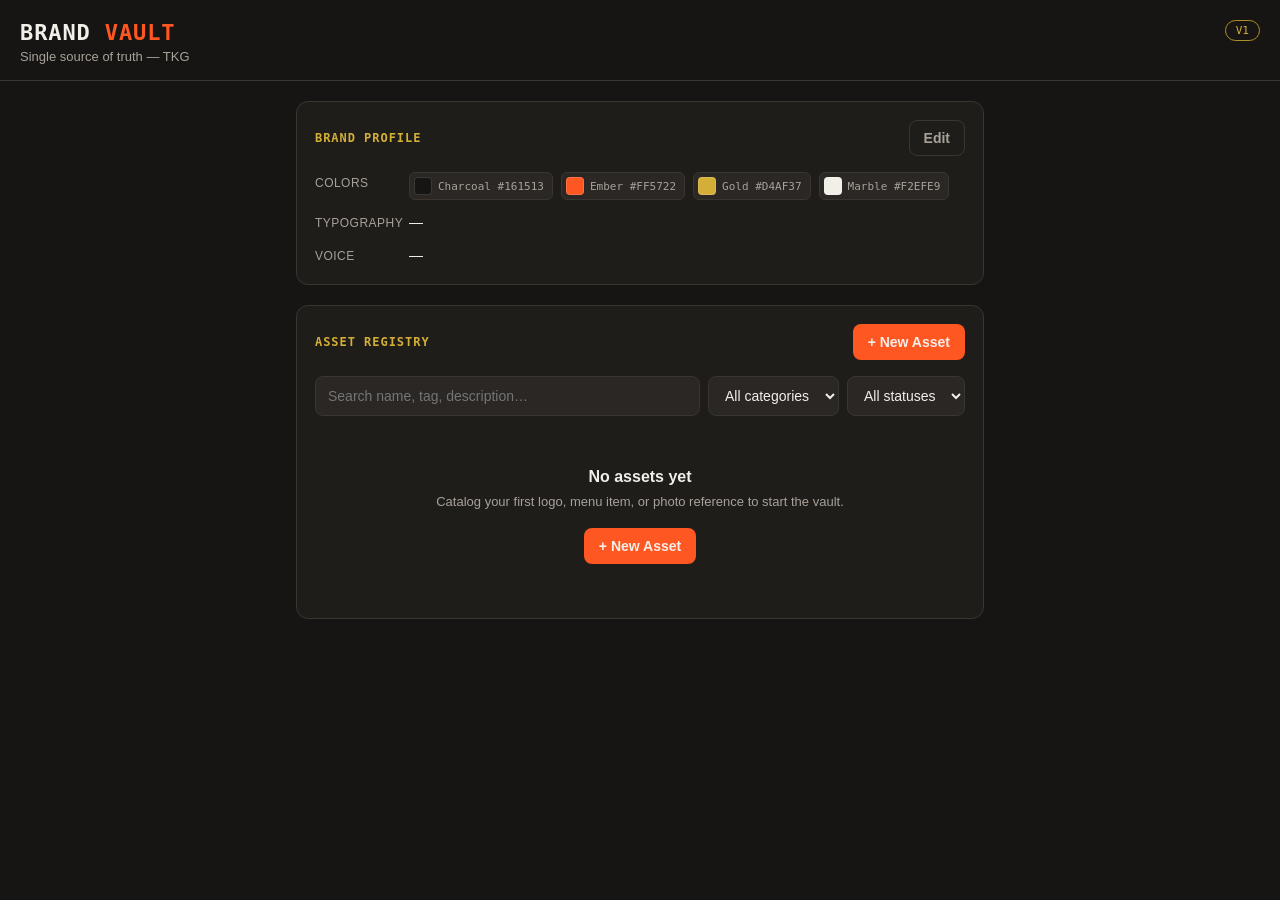
<file: brand-vault/index.html>
<!DOCTYPE html>
<html lang="en">
<head>
<meta charset="UTF-8">
<meta name="viewport" content="width=device-width, initial-scale=1.0, viewport-fit=cover">
<title>Brand Vault — TKG Content OS</title>
<link rel="stylesheet" href="styles.css">
</head>
<body>

<header class="vault-header">
  <div class="vault-header__title">
    <span class="vault-header__mark">BRAND</span>
    <span class="vault-header__mark vault-header__mark--accent">VAULT</span>
  </div>
  <div class="vault-header__sub">Single source of truth — TKG</div>
  <div class="vault-header__badge">V1</div>
</header>

<main class="vault-shell">

  <!-- ===== BRAND PROFILE PANEL ===== -->
  <section class="panel" id="panel-brand">
    <div class="panel__head">
      <span class="panel__index">BRAND PROFILE</span>
      <button class="btn btn--ghost" id="btn-edit-brand" type="button">Edit</button>
    </div>

    <div class="brand-profile" id="brand-profile-view">
      <div class="brand-profile__row">
        <span class="brand-profile__label">Colors</span>
        <div class="swatch-row" id="swatch-row"></div>
      </div>
      <div class="brand-profile__row">
        <span class="brand-profile__label">Typography</span>
        <span class="brand-profile__value" id="typography-display">—</span>
      </div>
      <div class="brand-profile__row">
        <span class="brand-profile__label">Voice</span>
        <span class="brand-profile__value" id="voice-display">—</span>
      </div>
    </div>

    <!-- Edit form, hidden until "Edit" pressed -->
    <form class="brand-form" id="brand-form" hidden>
      <div class="brand-form__colors" id="brand-form-colors"></div>
      <button class="btn btn--ghost btn--small" id="btn-add-color" type="button">+ Add color</button>

      <label class="field-label" for="input-display-font">Display font</label>
      <input class="field-input" id="input-display-font" type="text" placeholder="e.g. Cinzel">

      <label class="field-label" for="input-body-font">Body font</label>
      <input class="field-input" id="input-body-font" type="text" placeholder="e.g. Inter">

      <label class="field-label" for="input-voice">Brand voice</label>
      <textarea class="field-input field-input--area" id="input-voice" rows="3" placeholder="Cinematic, relatable, emotional, funny — photographers talking to photographers"></textarea>

      <div class="brand-form__actions">
        <button class="btn btn--ghost btn--small" id="btn-cancel-brand" type="button">Cancel</button>
        <button class="btn btn--primary btn--small" id="btn-save-brand" type="submit">Save</button>
      </div>
    </form>
  </section>

  <!-- ===== ASSET REGISTRY PANEL ===== -->
  <section class="panel" id="panel-assets">
    <div class="panel__head">
      <span class="panel__index">ASSET REGISTRY</span>
      <button class="btn btn--primary" id="btn-new-asset" type="button">+ New Asset</button>
    </div>

    <div class="filter-bar">
      <input class="field-input field-input--search" id="search-input" type="text" placeholder="Search name, tag, description…">
      <select class="field-input field-input--select" id="filter-category">
        <option value="">All categories</option>
      </select>
      <select class="field-input field-input--select" id="filter-status">
        <option value="">All statuses</option>
        <option value="Approved">Approved</option>
        <option value="Draft">Draft</option>
        <option value="Archived">Archived</option>
      </select>
    </div>

    <div class="asset-grid" id="asset-grid"></div>

    <div class="empty-state" id="empty-state" hidden>
      <div class="empty-state__title">No assets yet</div>
      <div class="empty-state__body">Catalog your first logo, menu item, or photo reference to start the vault.</div>
      <button class="btn btn--primary" id="btn-empty-new" type="button">+ New Asset</button>
    </div>
  </section>

</main>

<!-- ===== ASSET DETAIL / EDIT MODAL ===== -->
<div class="modal-backdrop" id="modal-backdrop" hidden>
  <div class="modal" role="dialog" aria-modal="true" aria-labelledby="modal-title">
    <div class="modal__head">
      <span class="modal__title" id="modal-title">New Asset</span>
      <button class="modal__close" id="btn-close-modal" type="button" aria-label="Close">×</button>
    </div>

    <form class="modal__body" id="asset-form">
      <label class="field-label" for="f-name">Name</label>
      <input class="field-input" id="f-name" type="text" required placeholder="e.g. Primary Logo — Black">

      <div class="field-row">
        <div class="field-col">
          <label class="field-label" for="f-category">Category</label>
          <select class="field-input" id="f-category" required>
            <option value="Logo">Logo</option>
            <option value="Product">Product</option>
            <option value="Menu Item">Menu Item</option>
            <option value="Packaging">Packaging</option>
            <option value="Background">Background</option>
            <option value="QR Code">QR Code</option>
            <option value="Stall Photo">Stall Photo</option>
            <option value="Icon">Icon</option>
            <option value="Other">Other</option>
          </select>
        </div>
        <div class="field-col">
          <label class="field-label" for="f-status">Status</label>
          <select class="field-input" id="f-status" required>
            <option value="Draft">Draft</option>
            <option value="Approved">Approved</option>
            <option value="Archived">Archived</option>
          </select>
        </div>
      </div>

      <label class="field-label" for="f-tags">Tags <span class="field-label__hint">comma separated</span></label>
      <input class="field-input" id="f-tags" type="text" placeholder="e.g. weekend, hero, instagram">

      <label class="field-label" for="f-description">Description</label>
      <textarea class="field-input field-input--area" id="f-description" rows="2" placeholder="What this asset is, when to use it"></textarea>

      <div class="field-row">
        <div class="field-col">
          <label class="field-label" for="f-source">Source</label>
          <select class="field-input" id="f-source" required>
            <option value="upload">User upload</option>
            <option value="local">Local device</option>
            <option value="github">GitHub repository</option>
            <option value="gdrive">Google Drive</option>
            <option value="canva">Canva</option>
            <option value="url">URL</option>
          </select>
        </div>
        <div class="field-col">
          <label class="field-label" for="f-version">Version</label>
          <input class="field-input" id="f-version" type="text" placeholder="v1">
        </div>
      </div>

      <label class="field-label" for="f-reference">
        Reference <span class="field-label__hint" id="reference-hint">where the real file lives</span>
      </label>
      <input class="field-input" id="f-reference" type="text" placeholder="e.g. WhatsApp backup, or repo path, or link">

      <div class="modal__actions">
        <button class="btn btn--danger btn--small" id="btn-delete-asset" type="button" hidden>Delete</button>
        <div class="modal__actions-right">
          <button class="btn btn--ghost btn--small" id="btn-cancel-asset" type="button">Cancel</button>
          <button class="btn btn--primary btn--small" type="submit">Save Asset</button>
        </div>
      </div>
    </form>
  </div>
</div>

<div class="toast" id="toast" hidden></div>

<script src="script.js"></script>
</body>
</html>
</file>
<file: brand-vault/styles.css>
:root {
  --marble: #F2EFE9;
  --marble-dim: #E5E0D6;
  --charcoal: #161513;
  --charcoal-2: #1F1D1A;
  --charcoal-3: #2A2724;
  --ember: #FF5722;
  --ember-dim: #C94A1F;
  --gold: #D4AF37;
  --gold-dim: #B08F2A;
  --line: #3A362F;
  --text-dim: #A8A199;
  --danger: #E0524A;
  --safe-top: env(safe-area-inset-top, 0px);
  --safe-bottom: env(safe-area-inset-bottom, 0px);
}

* { box-sizing: border-box; margin: 0; padding: 0; }

/* Safety net: [hidden] must always win, regardless of any display rule
   set on the same element elsewhere in this file. Without this, an
   element styled with display:flex/grid/block can stay visible and
   intercept clicks even while the `hidden` attribute is set on it. */
[hidden] { display: none !important; }

body {
  background: var(--charcoal);
  color: var(--marble);
  font-family: -apple-system, BlinkMacSystemFont, "Segoe UI", Roboto, Helvetica, Arial, sans-serif;
  -webkit-font-smoothing: antialiased;
  min-height: 100vh;
}

/* ===== HEADER ===== */
.vault-header {
  padding: calc(20px + var(--safe-top)) 20px 16px;
  border-bottom: 1px solid var(--line);
  position: relative;
}
.vault-header__title {
  font-family: monospace;
  font-size: 22px;
  font-weight: 700;
  letter-spacing: 0.04em;
}
.vault-header__mark { color: var(--marble); }
.vault-header__mark--accent { color: var(--ember); }
.vault-header__sub {
  color: var(--text-dim);
  font-size: 13px;
  margin-top: 4px;
}
.vault-header__badge {
  position: absolute;
  top: calc(20px + var(--safe-top));
  right: 20px;
  font-family: monospace;
  font-size: 11px;
  color: var(--gold);
  border: 1px solid var(--gold-dim);
  border-radius: 20px;
  padding: 3px 10px;
}

/* ===== SHELL / PANELS ===== */
.vault-shell {
  max-width: 720px;
  margin: 0 auto;
  padding: 20px 16px calc(40px + var(--safe-bottom));
  display: flex;
  flex-direction: column;
  gap: 20px;
}

.panel {
  background: var(--charcoal-2);
  border: 1px solid var(--line);
  border-radius: 12px;
  padding: 18px;
}
.panel__head {
  display: flex;
  align-items: center;
  justify-content: space-between;
  margin-bottom: 16px;
}
.panel__index {
  font-family: monospace;
  font-size: 12px;
  letter-spacing: 0.08em;
  color: var(--gold);
  font-weight: 700;
}

/* ===== BUTTONS ===== */
.btn {
  font-family: inherit;
  font-size: 14px;
  font-weight: 600;
  border-radius: 8px;
  border: 1px solid transparent;
  padding: 9px 14px;
  cursor: pointer;
  transition: filter 0.15s ease, background 0.15s ease;
}
.btn--small { padding: 7px 12px; font-size: 13px; }
.btn--primary { background: var(--ember); color: var(--marble); }
.btn--primary:hover { filter: brightness(1.1); }
.btn--ghost { background: transparent; color: var(--text-dim); border-color: var(--line); }
.btn--ghost:hover { color: var(--marble); border-color: var(--text-dim); }
.btn--danger { background: transparent; color: var(--danger); border-color: var(--danger); }
.btn--danger:hover { background: var(--danger); color: var(--marble); }

/* ===== BRAND PROFILE ===== */
.brand-profile { display: flex; flex-direction: column; gap: 12px; }
.brand-profile__row {
  display: flex;
  align-items: flex-start;
  gap: 14px;
}
.brand-profile__label {
  font-size: 12px;
  color: var(--text-dim);
  width: 80px;
  flex-shrink: 0;
  padding-top: 4px;
  text-transform: uppercase;
  letter-spacing: 0.04em;
}
.brand-profile__value { font-size: 14px; line-height: 1.5; }

.swatch-row { display: flex; gap: 8px; flex-wrap: wrap; }
.swatch {
  display: flex;
  align-items: center;
  gap: 6px;
  background: var(--charcoal-3);
  border: 1px solid var(--line);
  border-radius: 6px;
  padding: 4px 8px 4px 4px;
}
.swatch__chip {
  width: 18px;
  height: 18px;
  border-radius: 4px;
  border: 1px solid rgba(255,255,255,0.15);
  flex-shrink: 0;
}
.swatch__label { font-family: monospace; font-size: 11px; color: var(--text-dim); }

.brand-form { display: flex; flex-direction: column; gap: 10px; margin-top: 4px; }
.brand-form[hidden] { display: none !important; }
.brand-form__colors { display: flex; flex-direction: column; gap: 8px; }
.color-row { display: flex; gap: 8px; align-items: center; }
.color-row input[type="color"] {
  width: 36px; height: 36px; border: 1px solid var(--line); border-radius: 6px;
  background: var(--charcoal-3); cursor: pointer; padding: 2px;
}
.color-row .field-input { flex: 1; }
.color-row__remove {
  background: none; border: none; color: var(--text-dim); cursor: pointer;
  font-size: 16px; padding: 4px 8px;
}
.color-row__remove:hover { color: var(--danger); }
.brand-form__actions {
  display: flex; justify-content: flex-end; gap: 8px; margin-top: 6px;
}

/* ===== FILTER BAR ===== */
.filter-bar {
  display: flex;
  gap: 8px;
  margin-bottom: 16px;
  flex-wrap: wrap;
}
.field-input {
  font-family: inherit;
  font-size: 14px;
  background: var(--charcoal-3);
  border: 1px solid var(--line);
  border-radius: 8px;
  color: var(--marble);
  padding: 10px 12px;
  width: 100%;
}
.field-input:focus {
  outline: none;
  border-color: var(--gold-dim);
}
.field-input--search { flex: 1; min-width: 140px; }
.field-input--select { width: auto; flex-shrink: 0; }
.field-input--area { resize: vertical; font-family: inherit; line-height: 1.5; }

/* ===== ASSET GRID ===== */
.asset-grid {
  display: grid;
  grid-template-columns: repeat(auto-fill, minmax(150px, 1fr));
  gap: 12px;
}

.asset-card {
  position: relative;
  background: var(--charcoal-3);
  border: 1px solid var(--line);
  border-radius: 10px;
  padding: 14px 12px 12px;
  cursor: pointer;
  transition: border-color 0.15s ease, transform 0.1s ease;
  overflow: hidden;
}
.asset-card:hover { border-color: var(--text-dim); transform: translateY(-1px); }

/* the "stamp" signature element — rotated corner tag, version + status */
.asset-card__stamp {
  position: absolute;
  top: 8px;
  right: -22px;
  transform: rotate(40deg);
  font-family: monospace;
  font-size: 9px;
  font-weight: 700;
  letter-spacing: 0.05em;
  padding: 2px 26px;
  text-align: center;
}
.asset-card__stamp--approved { background: var(--gold); color: var(--charcoal); }
.asset-card__stamp--draft { background: var(--charcoal-2); color: var(--text-dim); border: 1px solid var(--line); }
.asset-card__stamp--archived { background: var(--danger); color: var(--marble); }

.asset-card__category {
  font-family: monospace;
  font-size: 10px;
  color: var(--text-dim);
  text-transform: uppercase;
  letter-spacing: 0.05em;
  margin-bottom: 6px;
}
.asset-card__name {
  font-size: 14px;
  font-weight: 600;
  line-height: 1.3;
  margin-bottom: 8px;
  padding-right: 18px;
}
.asset-card__tags {
  display: flex;
  flex-wrap: wrap;
  gap: 4px;
  margin-bottom: 8px;
}
.asset-card__tag {
  font-size: 10px;
  color: var(--text-dim);
  background: var(--charcoal-2);
  border-radius: 4px;
  padding: 2px 6px;
}
.asset-card__footer {
  display: flex;
  justify-content: space-between;
  align-items: center;
  font-family: monospace;
  font-size: 10px;
  color: var(--text-dim);
  border-top: 1px solid var(--line);
  padding-top: 8px;
  margin-top: 4px;
}

/* ===== EMPTY STATE ===== */
.empty-state { text-align: center; padding: 36px 16px; }
.empty-state__title { font-size: 16px; font-weight: 700; margin-bottom: 6px; }
.empty-state__body { color: var(--text-dim); font-size: 13px; margin-bottom: 16px; line-height: 1.5; }

/* ===== MODAL ===== */
.modal-backdrop {
  position: fixed;
  inset: 0;
  background: rgba(0,0,0,0.6);
  display: flex;
  align-items: flex-end;
  justify-content: center;
  z-index: 100;
}
.modal-backdrop[hidden] {
  display: none !important;
}
@media (min-width: 640px) {
  .modal-backdrop { align-items: center; }
}
.modal {
  background: var(--charcoal-2);
  border: 1px solid var(--line);
  border-radius: 16px 16px 0 0;
  width: 100%;
  max-width: 480px;
  max-height: 88vh;
  overflow-y: auto;
  padding-bottom: var(--safe-bottom);
}
@media (min-width: 640px) {
  .modal { border-radius: 16px; }
}
.modal__head {
  display: flex;
  align-items: center;
  justify-content: space-between;
  padding: 18px 18px 14px;
  border-bottom: 1px solid var(--line);
  position: sticky;
  top: 0;
  background: var(--charcoal-2);
}
.modal__title { font-size: 16px; font-weight: 700; }
.modal__close {
  background: none; border: none; color: var(--text-dim);
  font-size: 22px; line-height: 1; cursor: pointer; padding: 4px;
}
.modal__close:hover { color: var(--marble); }
.modal__body { padding: 16px 18px; display: flex; flex-direction: column; gap: 12px; }

.field-label {
  font-size: 12px;
  color: var(--text-dim);
  text-transform: uppercase;
  letter-spacing: 0.04em;
  display: block;
  margin-bottom: -4px;
}
.field-label__hint { text-transform: none; letter-spacing: 0; opacity: 0.7; }
.field-row { display: flex; gap: 10px; }
.field-col { flex: 1; display: flex; flex-direction: column; gap: 6px; }

.modal__actions {
  display: flex;
  justify-content: space-between;
  align-items: center;
  margin-top: 8px;
}
.modal__actions-right { display: flex; gap: 8px; }

/* ===== TOAST ===== */
.toast {
  position: fixed;
  bottom: calc(20px + var(--safe-bottom));
  left: 50%;
  transform: translateX(-50%);
  background: var(--charcoal-3);
  border: 1px solid var(--gold-dim);
  color: var(--marble);
  font-size: 13px;
  padding: 10px 18px;
  border-radius: 20px;
  z-index: 200;
  box-shadow: 0 4px 16px rgba(0,0,0,0.4);
}
</file>
